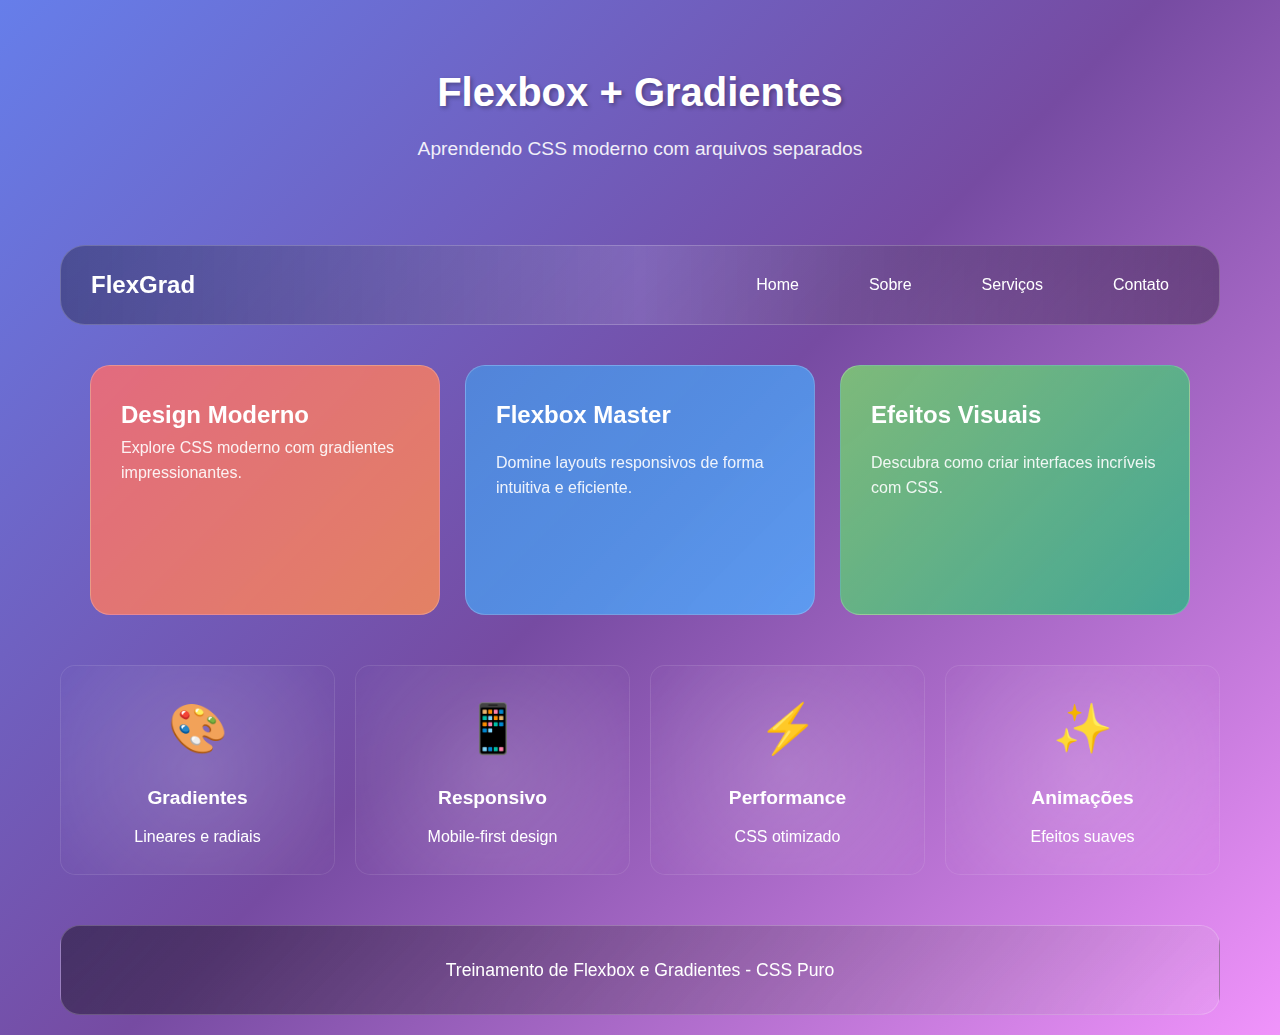
<file: index.html>
<!DOCTYPE html>
<html lang="pt-BR">
  <head>
    <meta charset="UTF-8" />
    <meta name="viewport" content="width=device-width, initial-scale=1.0" />
    <title>Flexbox + Gradientes</title>
    <link rel="stylesheet" href="css/style.css" />
  </head>
  <body>
    <div class="container">
      <!-- Cabeçalho -->
      <header class="header">
        <h1>Flexbox + Gradientes</h1>
        <p>Aprendendo CSS moderno com arquivos separados</p>
      </header>

      <!-- Navegação -->

      <nav class="navbar">
        <div class="logo">FlexGrad</div>
        <ul class="nav-menu">
          <li><a href="#home">Home</a></li>
          <li><a href="#sobre">Sobre</a></li>
          <li><a href="#serviços">Serviços</a></li>
          <li><a href="#contato">Contato</a></li>
        </ul>
      </nav>

      <!--Cards Principais-->
      <section class="cards-containers">
        <div class="card card-red">
          <h2>Design Moderno</h2>
          <p>Explore CSS moderno com gradientes impressionantes.</p>
        </div>
        <div class="card card-blue">
          <h3>Flexbox Master</h3>
          <p>Domine layouts responsivos de forma intuitiva e eficiente.</p>
        </div>
        <div class="card card-green">
          <h3>Efeitos Visuais</h3>
          <p>Descubra como criar interfaces incríveis com CSS.</p>
        </div>
      </section>

      <!--Grid Features-->
      <section class="features-grid">
        <div class="feature">
          <div class="feature-icon">🎨</div>
          <h4>Gradientes</h4>
          <p>Lineares e radiais</p>
        </div>
        <div class="feature">
          <div class="feature-icon">📱</div>
          <h4>Responsivo</h4>
          <p>Mobile-first design</p>
        </div>
        <div class="feature">
          <div class="feature-icon">⚡</div>
          <h4>Performance</h4>
          <p>CSS otimizado</p>
        </div>
        <div class="feature">
          <div class="feature-icon">✨</div>
          <h4>Animações</h4>
          <p>Efeitos suaves</p>
        </div>
      </section>

      <!-- Footer -->
      <footer class="footer">
        <p>Treinamento de Flexbox e Gradientes - CSS Puro</p>
      </footer>
    </div>
  </body>
</html>
</file>
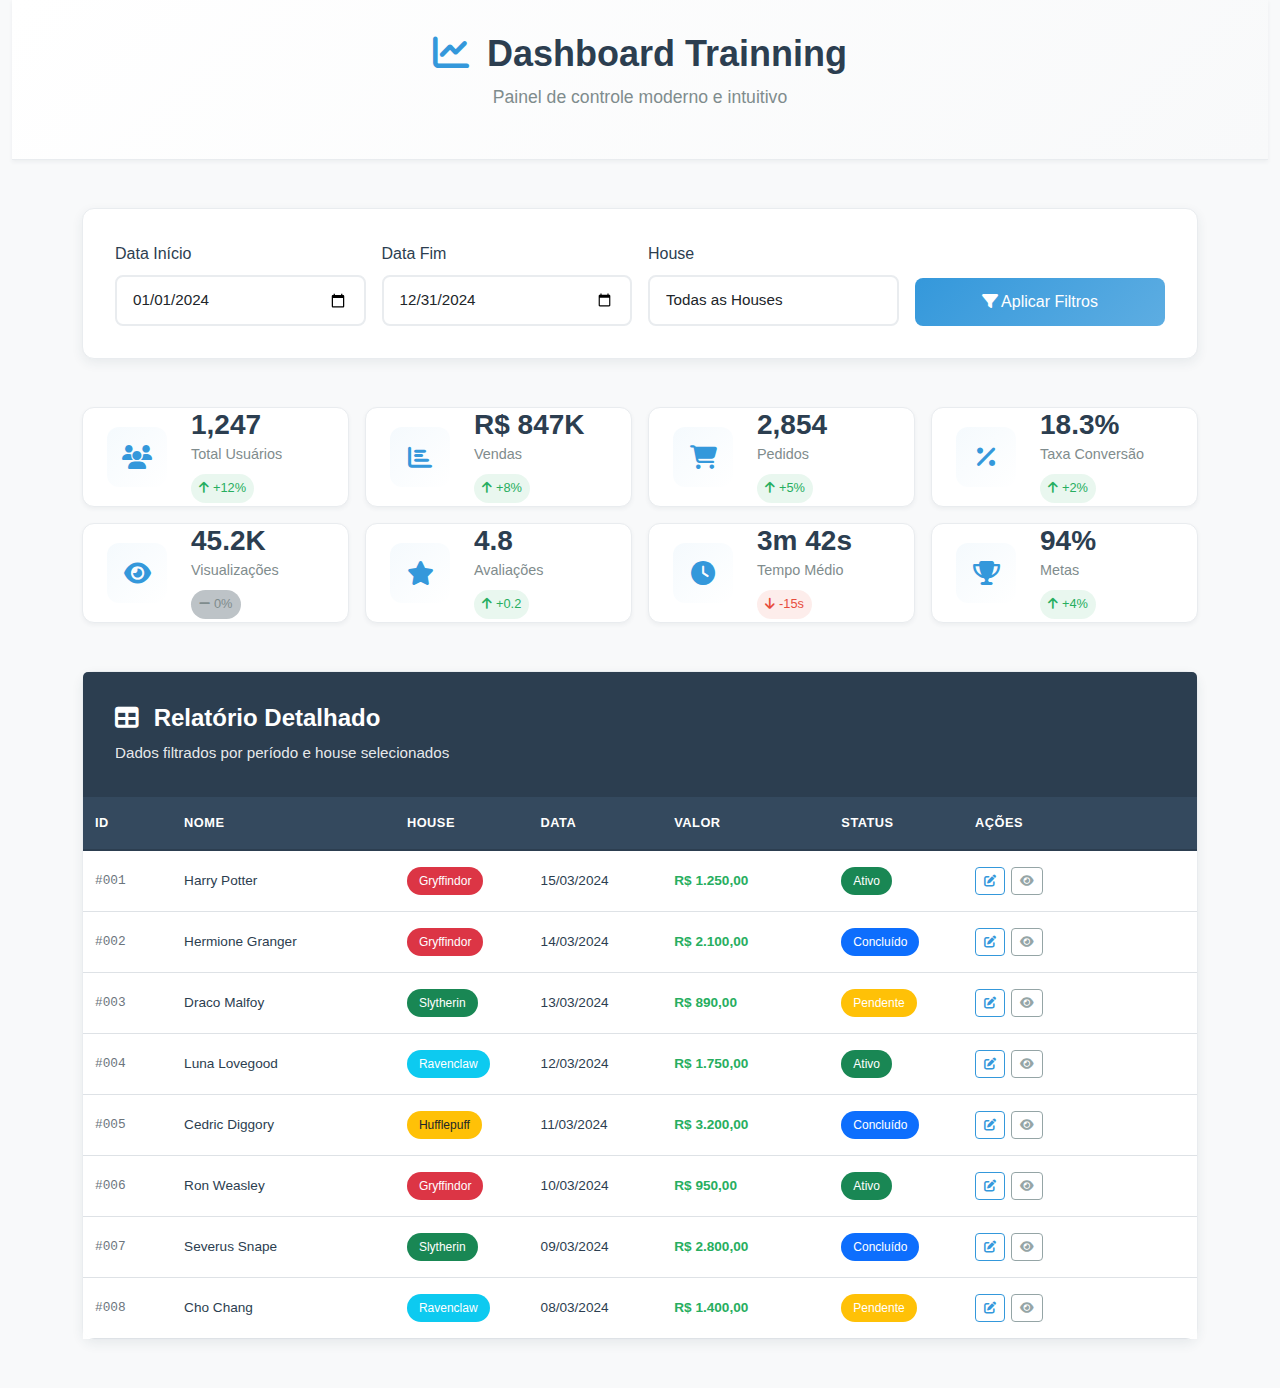
<file: exercicios/dashboard.html>
<!DOCTYPE html>
<html lang="pt-BR">
  <head>
    <meta charset="UTF-8" />
    <meta name="viewport" content="width=device-width, initial-scale=1.0" />
    <title>Dashboard Analytics</title>

    <!-- DataTables CSS -->
    <link
      rel="stylesheet"
      href="https://cdn.datatables.net/1.13.7/css/dataTables.bootstrap5.min.css"
    />
    <link
      rel="stylesheet"
      href="https://cdnjs.cloudflare.com/ajax/libs/bootstrap/5.3.0/css/bootstrap.min.css"
    />
    <link
      rel="stylesheet"
      href="https://cdnjs.cloudflare.com/ajax/libs/font-awesome/6.4.0/css/all.min.css"
    />

    <!-- CSS customizado -->
    <link rel="stylesheet" href="dashboard-style.css" />
  </head>
  <body>
    <div class="container-fluid">
      <!-- Header -->
      <header class="header">
        <div class="container">
          <div class="header-content">
            <h1><i class="fas fa-chart-line"></i> Dashboard Trainning</h1>
            <p>Painel de controle moderno e intuitivo</p>
          </div>
        </div>
      </header>

      <div class="container">
        <!-- Filtros -->
        <section class="filters-section">
          <div class="row g-3 align-items-end">
            <div class="col-md-3">
              <label for="dateFrom" class="form-label">Data Início</label>
              <input
                type="date"
                id="dateFrom"
                class="form-control"
                value="2024-01-01"
              />
            </div>
            <div class="col-md-3">
              <label for="dateTo" class="form-label">Data Fim</label>
              <input
                type="date"
                id="dateTo"
                class="form-control"
                value="2024-12-31"
              />
            </div>
            <div class="col-md-3">
              <label for="houseFilter" class="form-label">House</label>
              <select id="houseFilter" class="form-select">
                <option value="">Todas as Houses</option>
                <option value="gryffindor">Gryffindor</option>
                <option value="slytherin">Slytherin</option>
                <option value="ravenclaw">Ravenclaw</option>
                <option value="hufflepuff">Hufflepuff</option>
              </select>
            </div>
            <div class="col-md-3">
              <button class="btn btn-primary w-100" onclick="applyFilters()">
                <i class="fas fa-filter"></i> Aplicar Filtros
              </button>
            </div>
          </div>
        </section>

        <!-- Buckets (Métricas) -->
        <section class="metrics-section">
          <div class="row g-3">
            <div class="col-lg-3 col-md-6">
              <div class="metric-card">
                <div class="metric-icon">
                  <i class="fas fa-users"></i>
                </div>
                <div class="metric-content">
                  <h3>1,247</h3>
                  <p>Total Usuários</p>
                  <span class="metric-trend positive">
                    <i class="fas fa-arrow-up"></i> +12%
                  </span>
                </div>
              </div>
            </div>

            <div class="col-lg-3 col-md-6">
              <div class="metric-card">
                <div class="metric-icon">
                  <i class="fas fa-chart-bar"></i>
                </div>
                <div class="metric-content">
                  <h3>R$ 847K</h3>
                  <p>Vendas</p>
                  <span class="metric-trend positive">
                    <i class="fas fa-arrow-up"></i> +8%
                  </span>
                </div>
              </div>
            </div>

            <div class="col-lg-3 col-md-6">
              <div class="metric-card">
                <div class="metric-icon">
                  <i class="fas fa-shopping-cart"></i>
                </div>
                <div class="metric-content">
                  <h3>2,854</h3>
                  <p>Pedidos</p>
                  <span class="metric-trend positive">
                    <i class="fas fa-arrow-up"></i> +5%
                  </span>
                </div>
              </div>
            </div>

            <div class="col-lg-3 col-md-6">
              <div class="metric-card">
                <div class="metric-icon">
                  <i class="fas fa-percentage"></i>
                </div>
                <div class="metric-content">
                  <h3>18.3%</h3>
                  <p>Taxa Conversão</p>
                  <span class="metric-trend positive">
                    <i class="fas fa-arrow-up"></i> +2%
                  </span>
                </div>
              </div>
            </div>

            <div class="col-lg-3 col-md-6">
              <div class="metric-card">
                <div class="metric-icon">
                  <i class="fas fa-eye"></i>
                </div>
                <div class="metric-content">
                  <h3>45.2K</h3>
                  <p>Visualizações</p>
                  <span class="metric-trend neutral">
                    <i class="fas fa-minus"></i> 0%
                  </span>
                </div>
              </div>
            </div>

            <div class="col-lg-3 col-md-6">
              <div class="metric-card">
                <div class="metric-icon">
                  <i class="fas fa-star"></i>
                </div>
                <div class="metric-content">
                  <h3>4.8</h3>
                  <p>Avaliações</p>
                  <span class="metric-trend positive">
                    <i class="fas fa-arrow-up"></i> +0.2
                  </span>
                </div>
              </div>
            </div>

            <div class="col-lg-3 col-md-6">
              <div class="metric-card">
                <div class="metric-icon">
                  <i class="fas fa-clock"></i>
                </div>
                <div class="metric-content">
                  <h3>3m 42s</h3>
                  <p>Tempo Médio</p>
                  <span class="metric-trend negative">
                    <i class="fas fa-arrow-down"></i> -15s
                  </span>
                </div>
              </div>
            </div>

            <div class="col-lg-3 col-md-6">
              <div class="metric-card">
                <div class="metric-icon">
                  <i class="fas fa-trophy"></i>
                </div>
                <div class="metric-content">
                  <h3>94%</h3>
                  <p>Metas</p>
                  <span class="metric-trend positive">
                    <i class="fas fa-arrow-up"></i> +4%
                  </span>
                </div>
              </div>
            </div>
          </div>
        </section>

        <!-- DataTable -->
        <section class="datatable-section">
          <div class="card">
            <div class="card-header">
              <h2><i class="fas fa-table"></i> Relatório Detalhado</h2>
              <p class="card-subtitle">
                Dados filtrados por período e house selecionados
              </p>
            </div>
            <div class="card-body">
              <div class="table-responsive">
                <table
                  id="dataTable"
                  class="table table-hover"
                  style="width: 100%"
                >
                  <thead>
                    <tr>
                      <th>ID</th>
                      <th>Nome</th>
                      <th>House</th>
                      <th>Data</th>
                      <th>Valor</th>
                      <th>Status</th>
                      <th>Ações</th>
                    </tr>
                  </thead>
                  <tbody>
                    <tr>
                      <td>#001</td>
                      <td>Harry Potter</td>
                      <td><span class="badge bg-danger">Gryffindor</span></td>
                      <td>15/03/2024</td>
                      <td>R$ 1.250,00</td>
                      <td><span class="badge bg-success">Ativo</span></td>
                      <td>
                        <button
                          class="btn btn-sm btn-outline-primary"
                          title="Editar"
                        >
                          <i class="fas fa-edit"></i>
                        </button>
                        <button
                          class="btn btn-sm btn-outline-secondary"
                          title="Ver detalhes"
                        >
                          <i class="fas fa-eye"></i>
                        </button>
                      </td>
                    </tr>
                    <tr>
                      <td>#002</td>
                      <td>Hermione Granger</td>
                      <td><span class="badge bg-danger">Gryffindor</span></td>
                      <td>14/03/2024</td>
                      <td>R$ 2.100,00</td>
                      <td><span class="badge bg-primary">Concluído</span></td>
                      <td>
                        <button
                          class="btn btn-sm btn-outline-primary"
                          title="Editar"
                        >
                          <i class="fas fa-edit"></i>
                        </button>
                        <button
                          class="btn btn-sm btn-outline-secondary"
                          title="Ver detalhes"
                        >
                          <i class="fas fa-eye"></i>
                        </button>
                      </td>
                    </tr>
                    <tr>
                      <td>#003</td>
                      <td>Draco Malfoy</td>
                      <td><span class="badge bg-success">Slytherin</span></td>
                      <td>13/03/2024</td>
                      <td>R$ 890,00</td>
                      <td><span class="badge bg-warning">Pendente</span></td>
                      <td>
                        <button
                          class="btn btn-sm btn-outline-primary"
                          title="Editar"
                        >
                          <i class="fas fa-edit"></i>
                        </button>
                        <button
                          class="btn btn-sm btn-outline-secondary"
                          title="Ver detalhes"
                        >
                          <i class="fas fa-eye"></i>
                        </button>
                      </td>
                    </tr>
                    <tr>
                      <td>#004</td>
                      <td>Luna Lovegood</td>
                      <td><span class="badge bg-info">Ravenclaw</span></td>
                      <td>12/03/2024</td>
                      <td>R$ 1.750,00</td>
                      <td><span class="badge bg-success">Ativo</span></td>
                      <td>
                        <button
                          class="btn btn-sm btn-outline-primary"
                          title="Editar"
                        >
                          <i class="fas fa-edit"></i>
                        </button>
                        <button
                          class="btn btn-sm btn-outline-secondary"
                          title="Ver detalhes"
                        >
                          <i class="fas fa-eye"></i>
                        </button>
                      </td>
                    </tr>
                    <tr>
                      <td>#005</td>
                      <td>Cedric Diggory</td>
                      <td>
                        <span class="badge bg-warning text-dark"
                          >Hufflepuff</span
                        >
                      </td>
                      <td>11/03/2024</td>
                      <td>R$ 3.200,00</td>
                      <td><span class="badge bg-primary">Concluído</span></td>
                      <td>
                        <button
                          class="btn btn-sm btn-outline-primary"
                          title="Editar"
                        >
                          <i class="fas fa-edit"></i>
                        </button>
                        <button
                          class="btn btn-sm btn-outline-secondary"
                          title="Ver detalhes"
                        >
                          <i class="fas fa-eye"></i>
                        </button>
                      </td>
                    </tr>
                    <tr>
                      <td>#006</td>
                      <td>Ron Weasley</td>
                      <td><span class="badge bg-danger">Gryffindor</span></td>
                      <td>10/03/2024</td>
                      <td>R$ 950,00</td>
                      <td><span class="badge bg-success">Ativo</span></td>
                      <td>
                        <button
                          class="btn btn-sm btn-outline-primary"
                          title="Editar"
                        >
                          <i class="fas fa-edit"></i>
                        </button>
                        <button
                          class="btn btn-sm btn-outline-secondary"
                          title="Ver detalhes"
                        >
                          <i class="fas fa-eye"></i>
                        </button>
                      </td>
                    </tr>
                    <tr>
                      <td>#007</td>
                      <td>Severus Snape</td>
                      <td><span class="badge bg-success">Slytherin</span></td>
                      <td>09/03/2024</td>
                      <td>R$ 2.800,00</td>
                      <td><span class="badge bg-primary">Concluído</span></td>
                      <td>
                        <button
                          class="btn btn-sm btn-outline-primary"
                          title="Editar"
                        >
                          <i class="fas fa-edit"></i>
                        </button>
                        <button
                          class="btn btn-sm btn-outline-secondary"
                          title="Ver detalhes"
                        >
                          <i class="fas fa-eye"></i>
                        </button>
                      </td>
                    </tr>
                    <tr>
                      <td>#008</td>
                      <td>Cho Chang</td>
                      <td><span class="badge bg-info">Ravenclaw</span></td>
                      <td>08/03/2024</td>
                      <td>R$ 1.400,00</td>
                      <td><span class="badge bg-warning">Pendente</span></td>
                      <td>
                        <button
                          class="btn btn-sm btn-outline-primary"
                          title="Editar"
                        >
                          <i class="fas fa-edit"></i>
                        </button>
                        <button
                          class="btn btn-sm btn-outline-secondary"
                          title="Ver detalhes"
                        >
                          <i class="fas fa-eye"></i>
                        </button>
                      </td>
                    </tr>
                  </tbody>
                </table>
              </div>
            </div>
          </div>
        </section>
      </div>
    </div>

    <!-- Scripts -->
    <script src="https://cdnjs.cloudflare.com/ajax/libs/jquery/3.7.0/jquery.min.js"></script>
    <script src="https://cdnjs.cloudflare.com/ajax/libs/bootstrap/5.3.0/js/bootstrap.bundle.min.js"></script>
    <script src="https://cdn.datatables.net/1.13.7/js/jquery.dataTables.min.js"></script>
    <script src="https://cdn.datatables.net/1.13.7/js/dataTables.bootstrap5.min.js"></script>
    <script src="dashboard-script.js"></script>
  </body>
</html>
</file>
<file: exercicios/dashboard-style.css>
/* ==========================================================================
   VARIÁVEIS CSS CUSTOMIZADAS
   ========================================================================== */
:root {
  /* Cores principais - Clean UI */
  --primary: #2c3e50;
  --primary-light: #34495e;
  --primary-dark: #1a252f;

  --accent: #3498db;
  --accent-light: #5dade2;
  --accent-dark: #2980b9;

  --secondary: #95a5a6;
  --secondary-light: #bdc3c7;

  --background: #f8f9fa;
  --surface: #ffffff;
  --border: #e9ecef;

  --text-primary: #2c3e50;
  --text-secondary: #7f8c8d;
  --text-light: #95a5a6;

  /* Gradientes sutis */
  --gradient-primary: linear-gradient(135deg, #2c3e50 0%, #34495e 100%);
  --gradient-accent: linear-gradient(135deg, #3498db 0%, #5dade2 100%);
  --gradient-light: linear-gradient(135deg, #ffffff 0%, #f8f9fa 100%);
  --gradient-subtle: linear-gradient(
    135deg,
    rgba(52, 152, 219, 0.05) 0%,
    rgba(255, 255, 255, 0.9) 100%
  );

  /* Sombras modernas */
  --shadow-sm: 0 2px 4px rgba(44, 62, 80, 0.06);
  --shadow-md: 0 4px 12px rgba(44, 62, 80, 0.08);
  --shadow-lg: 0 8px 25px rgba(44, 62, 80, 0.12);
  --shadow-hover: 0 12px 35px rgba(52, 152, 219, 0.15);

  /* Espaçamentos */
  --spacing-xs: 0.5rem;
  --spacing-sm: 1rem;
  --spacing-md: 1.5rem;
  --spacing-lg: 2rem;
  --spacing-xl: 3rem;

  /* Tipografia */
  --font-family: "Segoe UI", -apple-system, BlinkMacSystemFont, sans-serif;
  --font-weight-normal: 400;
  --font-weight-medium: 500;
  --font-weight-semibold: 600;
  --font-weight-bold: 700;
}

/* ==========================================================================
   RESET E BASE
   ========================================================================== */
* {
  margin: 0;
  padding: 0;
  box-sizing: border-box;
}

body {
  font-family: var(--font-family);
  background: var(--background);
  color: var(--text-primary);
  line-height: 1.6;
  -webkit-font-smoothing: antialiased;
  -moz-osx-font-smoothing: grayscale;
}

/* ==========================================================================
   HEADER
   ========================================================================== */
.header {
  background: var(--gradient-light);
  border-bottom: 1px solid var(--border);
  padding: var(--spacing-lg) 0;
  margin-bottom: var(--spacing-xl);
  box-shadow: var(--shadow-sm);
}

.header-content {
  text-align: center;
}

.header h1 {
  font-size: 2.25rem;
  font-weight: var(--font-weight-bold);
  color: var(--text-primary);
  margin-bottom: var(--spacing-xs);
}

.header h1 i {
  color: var(--accent);
  margin-right: var(--spacing-xs);
}

.header p {
  color: var(--text-secondary);
  font-size: 1.1rem;
  font-weight: var(--font-weight-normal);
}

/* ==========================================================================
   FILTROS
   ========================================================================== */
.filters-section {
  background: var(--surface);
  padding: var(--spacing-lg);
  border-radius: 12px;
  margin-bottom: var(--spacing-xl);
  box-shadow: var(--shadow-md);
  border: 1px solid var(--border);
}

.form-label {
  font-weight: var(--font-weight-medium);
  color: var(--text-primary);
  margin-bottom: var(--spacing-xs);
}

.form-control,
.form-select {
  border: 2px solid var(--border);
  border-radius: 8px;
  padding: 0.75rem 1rem;
  font-size: 0.95rem;
  transition: all 0.3s ease;
  background: var(--surface);
}

.form-control:focus,
.form-select:focus {
  border-color: var(--accent);
  box-shadow: 0 0 0 3px rgba(52, 152, 219, 0.1);
  outline: none;
}

.btn-primary {
  background: var(--gradient-accent);
  border: none;
  border-radius: 8px;
  padding: 0.75rem 1.5rem;
  font-weight: var(--font-weight-medium);
  transition: all 0.3s ease;
}

.btn-primary:hover {
  background: var(--accent-dark);
  transform: translateY(-2px);
  box-shadow: var(--shadow-hover);
}

/* ==========================================================================
   MÉTRICAS (BUCKETS MENORES)
   ========================================================================== */
.metrics-section {
  margin-bottom: var(--spacing-xl);
}

.metric-card {
  background: var(--surface);
  border: 1px solid var(--border);
  border-radius: 12px;
  padding: var(--spacing-md);
  display: flex;
  align-items: center;
  gap: var(--spacing-md);
  transition: all 0.3s ease;
  cursor: pointer;
  height: 100px; /* Altura menor */
  box-shadow: var(--shadow-sm);
}

.metric-card:hover {
  box-shadow: var(--shadow-lg);
  transform: translateY(-4px);
  border-color: var(--accent-light);
}

.metric-icon {
  width: 60px; /* Ícone menor */
  height: 60px;
  background: var(--gradient-subtle);
  border-radius: 12px;
  display: flex;
  align-items: center;
  justify-content: center;
  flex-shrink: 0;
}

.metric-icon i {
  font-size: 1.5rem; /* Ícone menor */
  color: var(--accent);
}

.metric-content {
  flex: 1;
}

.metric-content h3 {
  font-size: 1.75rem; /* Número menor */
  font-weight: var(--font-weight-bold);
  color: var(--text-primary);
  margin-bottom: 0.25rem;
  line-height: 1;
}

.metric-content p {
  font-size: 0.9rem; /* Texto menor */
  color: var(--text-secondary);
  margin-bottom: 0.5rem;
  font-weight: var(--font-weight-medium);
}

.metric-trend {
  font-size: 0.8rem; /* Trend menor */
  font-weight: var(--font-weight-medium);
  padding: 0.25rem 0.5rem;
  border-radius: 20px;
  display: inline-flex;
  align-items: center;
  gap: 0.25rem;
}

.metric-trend.positive {
  color: #27ae60;
  background: rgba(39, 174, 96, 0.1);
}

.metric-trend.negative {
  color: #e74c3c;
  background: rgba(231, 76, 60, 0.1);
}

.metric-trend.neutral {
  color: var(--text-secondary);
  background: var(--secondary-light);
}

/* ==========================================================================
   DATATABLE
   ========================================================================== */
.datatable-section {
  margin-bottom: var(--spacing-xl);
}

.card {
  border: 1px solid var(--border);
  border-radius: 12px;
  box-shadow: var(--shadow-md);
  background: var(--surface);
}

.card-header {
  background: var(--primary);
  border-bottom: none;
  padding: var(--spacing-lg);
  border-radius: 12px 12px 0 0;
  color: white;
}

.card-header h2 {
  font-size: 1.5rem;
  font-weight: var(--font-weight-semibold);
  color: white;
  margin-bottom: var(--spacing-xs);
}

.card-header h2 i {
  color: white;
  margin-right: var(--spacing-xs);
}

.card-subtitle {
  color: rgba(255, 255, 255, 0.9);
  font-size: 0.95rem;
  margin: 0;
}

.card-body {
  padding: 0;
  background: white;
}

/* Customização do DataTable - CLEAN VERSION */
.table {
  margin-bottom: 0;
  font-size: 0.9rem;
  background: white;
  border-collapse: separate;
  border-spacing: 0;
  width: 100%;
  border-radius: 0 0 12px 12px;
  overflow: hidden;
}

.table thead th {
  background: #34495e;
  color: white;
  border: none;
  padding: 1rem 0.75rem;
  font-weight: 600;
  font-size: 0.8rem;
  text-transform: uppercase;
  letter-spacing: 0.5px;
  text-align: left;
  border-bottom: 2px solid #2c3e50;
}

.table tbody tr {
  background: white;
  transition: all 0.2s ease;
}

.table tbody tr:nth-child(even) {
  background: #f8f9fa;
}

.table tbody tr:hover {
  background: #e3f2fd !important;
  box-shadow: 0 2px 8px rgba(52, 152, 219, 0.15);
}

.table tbody td {
  padding: 1rem 0.75rem;
  border-bottom: 1px solid #dee2e6;
  vertical-align: middle;
  color: #2c3e50;
  font-weight: 500;
  font-size: 0.85rem;
}

/* Primeira coluna (ID) */
.table tbody td:first-child {
  color: #6c757d;
  font-family: "Courier New", monospace;
  font-size: 0.8rem;
}

/* Coluna de valores */
.table tbody td:nth-child(5) {
  color: #27ae60;
  font-weight: 600;
}

/* Larguras específicas para colunas */
.table th:nth-child(1),
.table td:nth-child(1) {
  width: 8%;
}

.table th:nth-child(2),
.table td:nth-child(2) {
  width: 20%;
}

.table th:nth-child(3),
.table td:nth-child(3) {
  width: 12%;
}

.table th:nth-child(4),
.table td:nth-child(4) {
  width: 12%;
}

.table th:nth-child(5),
.table td:nth-child(5) {
  width: 15%;
}

.table th:nth-child(6),
.table td:nth-child(6) {
  width: 12%;
}

.table th:nth-child(7),
.table td:nth-child(7) {
  width: 21%;
}

.badge {
  font-size: 0.75rem;
  padding: 0.5rem 0.75rem;
  border-radius: 20px;
  font-weight: var(--font-weight-medium);
}

.btn-sm {
  padding: 0.25rem 0.5rem; /* Botões menores */
  font-size: 0.75rem;
  border-radius: 4px;
  margin-right: 0.15rem; /* Menos espaço entre botões */
}

.btn-outline-primary {
  border-color: var(--accent);
  color: var(--accent);
}

.btn-outline-primary:hover {
  background: var(--accent);
  border-color: var(--accent);
}

.btn-outline-secondary {
  border-color: var(--secondary);
  color: var(--secondary);
}

.btn-outline-secondary:hover {
  background: var(--secondary);
  border-color: var(--secondary);
}

/* Customização DataTables - CLEAN VERSION */
.dataTables_wrapper {
  background: white;
  border-radius: 0;
  padding: 1.5rem;
  margin-top: 0;
  border: none;
  border-top: 1px solid #dee2e6;
}

.dataTables_wrapper .dataTables_length,
.dataTables_wrapper .dataTables_filter,
.dataTables_wrapper .dataTables_info,
.dataTables_wrapper .dataTables_paginate {
  margin: 1rem 0;
  color: #2c3e50;
}

.dataTables_wrapper .dataTables_length label,
.dataTables_wrapper .dataTables_filter label,
.dataTables_wrapper .dataTables_info {
  color: #2c3e50;
  font-weight: 500;
  font-size: 0.9rem;
}

.dataTables_wrapper .dataTables_filter input {
  border: 2px solid #dee2e6;
  border-radius: 6px;
  padding: 0.5rem 0.75rem;
  margin-left: 0.5rem;
  background: white;
  color: #2c3e50;
  font-size: 0.9rem;
  width: 200px;
}

.dataTables_wrapper .dataTables_filter input:focus {
  border-color: #3498db;
  outline: none;
  box-shadow: 0 0 0 3px rgba(52, 152, 219, 0.1);
}

.dataTables_wrapper .dataTables_length select {
  border: 2px solid #dee2e6;
  border-radius: 6px;
  padding: 0.4rem 0.6rem;
  margin: 0 0.5rem;
  background: white;
  color: #2c3e50;
  font-size: 0.9rem;
}

.dataTables_wrapper .dataTables_length select:focus {
  border-color: #3498db;
  outline: none;
}

.page-link {
  border: 1px solid #dee2e6;
  color: #2c3e50;
  background: white;
  padding: 0.5rem 0.75rem;
  font-size: 0.9rem;
}

.page-link:hover {
  background: #3498db;
  border-color: #3498db;
  color: white;
}

.page-item.active .page-link {
  background: #3498db;
  border-color: #3498db;
  color: white;
}

.page-item.disabled .page-link {
  background: #f8f9fa;
  border-color: #dee2e6;
  color: #6c757d;
}

/* ==========================================================================
   RESPONSIVIDADE
   ========================================================================== */
@media (max-width: 768px) {
  .header h1 {
    font-size: 1.75rem;
  }

  .metric-card {
    height: auto;
    min-height: 80px;
    padding: var(--spacing-sm);
  }

  .metric-icon {
    width: 50px;
    height: 50px;
  }

  .metric-icon i {
    font-size: 1.25rem;
  }

  .metric-content h3 {
    font-size: 1.5rem;
  }

  .metric-content p {
    font-size: 0.85rem;
  }

  .filters-section {
    padding: var(--spacing-md);
  }

  .card-header,
  .card-body {
    padding: var(--spacing-md);
  }

  .dataTables_wrapper {
    padding: 0.5rem;
  }

  .table {
    font-size: 0.75rem;
  }

  .table thead th,
  .table tbody td {
    padding: 0.5rem 0.25rem;
  }

  /* Esconder colunas menos importantes em mobile */
  .table th:nth-child(4),
  .table td:nth-child(4),
  .table th:nth-child(6),
  .table td:nth-child(6) {
    display: none;
  }

  /* Reorganizar larguras para mobile */
  .table th:nth-child(1),
  .table td:nth-child(1) {
    width: 10%;
  }

  .table th:nth-child(2),
  .table td:nth-child(2) {
    width: 30%;
  }

  .table th:nth-child(3),
  .table td:nth-child(3) {
    width: 20%;
  }

  .table th:nth-child(5),
  .table td:nth-child(5) {
    width: 20%;
  }

  .table th:nth-child(7),
  .table td:nth-child(7) {
    width: 20%;
  }
}

@media (max-width: 576px) {
  .metric-card {
    flex-direction: column;
    text-align: center;
    gap: var(--spacing-sm);
    height: auto;
    padding: var(--spacing-md);
  }

  .metric-content {
    text-align: center;
  }

  .btn-sm {
    margin-bottom: 0.25rem;
  }
}

/* ==========================================================================
   ANIMAÇÕES
   ========================================================================== */
@keyframes fadeInUp {
  from {
    opacity: 0;
    transform: translateY(20px);
  }
  to {
    opacity: 1;
    transform: translateY(0);
  }
}

@keyframes slideInLeft {
  from {
    opacity: 0;
    transform: translateX(-20px);
  }
  to {
    opacity: 1;
    transform: translateX(0);
  }
}

@keyframes pulse {
  0%,
  100% {
    transform: scale(1);
  }
  50% {
    transform: scale(1.02);
  }
}

/* Aplicar animações */
.metric-card {
  animation: fadeInUp 0.6s ease forwards;
}

.metric-card:nth-child(1) {
  animation-delay: 0.1s;
}
.metric-card:nth-child(2) {
  animation-delay: 0.2s;
}
.metric-card:nth-child(3) {
  animation-delay: 0.3s;
}
.metric-card:nth-child(4) {
  animation-delay: 0.4s;
}
.metric-card:nth-child(5) {
  animation-delay: 0.5s;
}
.metric-card:nth-child(6) {
  animation-delay: 0.6s;
}
.metric-card:nth-child(7) {
  animation-delay: 0.7s;
}
.metric-card:nth-child(8) {
  animation-delay: 0.8s;
}

.filters-section {
  animation: slideInLeft 0.6s ease forwards;
}

.datatable-section {
  animation: fadeInUp 0.8s ease forwards;
  animation-delay: 0.2s;
}

/* ==========================================================================
   LOADING STATES
   ========================================================================== */
.loading {
  position: relative;
  pointer-events: none;
}

.loading::after {
  content: "";
  position: absolute;
  top: 0;
  left: 0;
  right: 0;
  bottom: 0;
  background: rgba(255, 255, 255, 0.8);
  border-radius: inherit;
  display: flex;
  align-items: center;
  justify-content: center;
}

.loading::before {
  content: "";
  position: absolute;
  top: 50%;
  left: 50%;
  transform: translate(-50%, -50%);
  width: 20px;
  height: 20px;
  border: 2px solid var(--border);
  border-top: 2px solid var(--primary);
  border-radius: 50%;
  animation: spin 1s linear infinite;
  z-index: 1;
}

@keyframes spin {
  0% {
    transform: translate(-50%, -50%) rotate(0deg);
  }
  100% {
    transform: translate(-50%, -50%) rotate(360deg);
  }
}

/* ==========================================================================
   UTILITÁRIOS
   ========================================================================== */
.text-gradient {
  background: var(--gradient-primary);
  -webkit-background-clip: text;
  -webkit-text-fill-color: transparent;
  background-clip: text;
}

.shadow-hover {
  transition: box-shadow 0.3s ease;
}

.shadow-hover:hover {
  box-shadow: var(--shadow-hover);
}

.border-gradient {
  border: 2px solid transparent;
  background: linear-gradient(white, white) padding-box,
    var(--gradient-primary) border-box;
}

/* ==========================================================================
   DARK MODE SUPPORT (Opcional)
   ========================================================================== */
@media (prefers-color-scheme: dark) {
  :root {
    --background: #121212;
    --surface: #1e1e1e;
    --border: #333333;
    --text-primary: #ffffff;
    --text-secondary: #b3b3b3;
    --text-light: #808080;
    --gradient-light: linear-gradient(135deg, #1e1e1e 0%, #2d2d2d 100%);
    --gradient-subtle: linear-gradient(
      135deg,
      rgba(52, 152, 219, 0.1) 0%,
      rgba(30, 30, 30, 0.9) 100%
    );
    --shadow-sm: 0 2px 4px rgba(0, 0, 0, 0.3);
    --shadow-md: 0 4px 12px rgba(0, 0, 0, 0.4);
    --shadow-lg: 0 8px 25px rgba(0, 0, 0, 0.5);
  }

  .form-control,
  .form-select {
    background: var(--surface);
    color: var(--text-primary);
    border-color: var(--border);
  }

  .table tbody tr:hover {
    background: rgba(52, 152, 219, 0.05) !important;
  }
}
</file>
<file: css/style.css>
/* ==========================================================================
   RESET E CONFIGURAÇÕES BÁSICAS
   ========================================================================== */

* {
  margin: 0;
  padding: 0;
  box-sizing: border-box;
}

body {
  font-family: "Segoe UI", Tahoma, Geneva, Verdana, sans-serif;
  min-height: 100vh;
  background: linear-gradient(135deg, #667eea 0%, #764ba2 50%, #f093fb 100%);
  line-height: 1.6;
}

/* ==========================================================================
   CONTAINER PRINCIPAL
   ========================================================================== */

.container {
  max-width: 1200px;
  margin: 0 auto;
  padding: 20px;
}

/* ==========================================================================
   CABEÇALHO
   ========================================================================== */

.header {
  text-align: center;
  color: white;
  margin-bottom: 40px;
  padding: 40px 20px;
}

.header h1 {
  font-size: 2.5rem;
  margin-bottom: 10px;
  text-shadow: 2px 2px 4px rgba(0, 0, 0, 0.3);
}

.header p {
  font-size: 1.2rem;
  opacity: 0.9;
}

/* ==========================================================================
   NAVBAR - USANDO FLEXBOX
   ========================================================================== */

.navbar {
  /* FLEXBOX: Transforma em container flexível */
  display: flex;
  /* FLEXBOX: Espaça elementos nas extremidades */
  justify-content: space-between;
  /* FLEXBOX: Alinha verticalmente ao centro */
  align-items: center;
  /* GRADIENTE: Fundo com transparência */
  background: linear-gradient(
    90deg,
    rgba(0, 0, 0, 0.3) 0%,
    rgba(255, 255, 255, 0.1) 50%,
    rgba(0, 0, 0, 0.3) 100%
  );
  padding: 20px 30px;
  border-radius: 25px;
  backdrop-filter: blur(15px);
  border: 1px solid rgba(255, 255, 255, 0.2);
  margin-bottom: 40px;
}

.logo {
  font-size: 1.5rem;
  font-weight: bold;
  color: white;
}

.nav-menu {
  display: flex;
  gap: 30px;
  list-style: none;
}

.nav-menu a {
  text-decoration: none;
  color: white;
  padding: 10px 20px;
  border-radius: 20px;
  transition: all 0.3s ease;
}

.nav-menu a:hover {
  background: rgba(255, 255, 255, 0.2);
  transform: translateY(-2px);
}

/* ==========================================================================
   CARDS - FLEXBOX + GRADIENTES
   ========================================================================== */

.cards-containers {
  /* FLEXBOX: Container flexível */
  display: flex;
  /* FLEXBOX: Permite quebra de linha */
  flex-wrap: wrap;
  /* FLEXBOX: Espaço entre cards */
  gap: 25px;
  /* FLEXBOX: Centraliza os cards */
  justify-content: center;
  margin-bottom: 50px;
}

.card {
  /* FLEXBOX: Cresce, encolhe, base 300px */
  flex: 1 1 300px;
  max-width: 350px;
  min-height: 250px;
  padding: 30px;
  border-radius: 20px;
  color: white;
  cursor: pointer;
  transition: all 0.3s ease;
  backdrop-filter: blur(10px);
  border: 1px solid rgba(255, 255, 255, 0.2);
}

.card:hover {
  transform: translateY(-10px) scale(1.02);
  box-shadow: 0 20px 40px rgba(0, 0, 0, 0.3);
}

/* GRADIENTES: Diferentes cores para cada card */

.card-red {
  background: linear-gradient(
    135deg,
    rgba(255, 107, 107, 0.8) 0%,
    rgba(255, 142, 83, 0.8) 100%
  );
}

.card-blue {
  background: linear-gradient(
    135deg,
    rgba(74, 144, 226, 0.8) 0%,
    rgba(80, 170, 255, 0.8) 100%
  );
}

.card-green {
  background: linear-gradient(
    135deg,
    rgba(126, 213, 111, 0.8) 0%,
    rgba(40, 180, 133, 0.8) 100%
  );
}

.card h3 {
  font-size: 1.5rem;
  margin-bottom: 15px;
}

.card p {
  opacity: 0.9;
}

/* ==========================================================================
   FEATURES GRID - FLEXBOX
   ========================================================================== */

.features-grid {
  /* FLEXBOX: Container flexível */
  display: flex;
  /* FLEXBOX: Permite quebra de linha */
  flex-wrap: wrap;
  /* FLEXBOX: Espaço entre itens */
  gap: 20px;
  margin: 40px 0;
}

.feature {
  /* FLEXBOX: Cada item cresce igualmente, base 250px */
  flex: 1 1 250px;
  padding: 25px;
  border-radius: 15px;
  text-align: center;
  color: white;

  /* GRADIENTE: Radial com transparência */
  background: radial-gradient(
    circle at center,
    rgba(255, 255, 255, 0.15) 0%,
    rgba(255, 255, 255, 0.05) 70%,
    transparent 100%
  );

  backdrop-filter: blur(10px);
  border: 1px solid rgba(255, 255, 255, 0.1);
  transition: transform 0.3s ease;
}

.feature:hover {
  transform: scale(1.05);
  background: radial-gradient(
    circle at center,
    rgba(255, 255, 255, 0.25) 0%,
    rgba(255, 255, 255, 0.1) 70%,
    transparent 100%
  );
}

.feature-icon {
  font-size: 3rem;
  margin-bottom: 15px;
}

.feature h4 {
  margin-bottom: 10px;
  font-size: 1.2rem;
}

/* ==========================================================================
   FOOTER
   ========================================================================== */

.footer {
  /* FLEXBOX: Centraliza conteúdo */
  display: flex;
  justify-content: center;
  align-items: center;

  padding: 30px;
  margin-top: 50px;

  /* GRADIENTE: Fundo escuro com transparência */
  background: linear-gradient(
    135deg,
    rgba(0, 0, 0, 0.4) 0%,
    rgba(255, 255, 255, 0.1) 100%
  );

  border-radius: 20px;
  backdrop-filter: blur(20px);
  border: 1px solid rgba(255, 255, 255, 0.2);
}

.footer p {
  color: white;
  font-size: 1.1rem;
}

* ==========================================================================
   RESPONSIVIDADE - MOBILE FIRST
   ========================================================================== */

/* Tablets e telas menores */
@media (max-width: 768px) {
  .navbar {
    /* FLEXBOX: Muda para coluna em mobile */
    flex-direction: column;
    gap: 20px;
    padding: 20px;
  }

  .nav-menu {
    gap: 15px;
    /* FLEXBOX: Permite quebra de linha */
    flex-wrap: wrap;
    /* FLEXBOX: Centraliza itens */
    justify-content: center;
  }

  .cards-container {
    /* FLEXBOX: Força direção coluna */
    flex-direction: column;
    /* FLEXBOX: Centraliza cards */
    align-items: center;
  }

  .header h1 {
    font-size: 2rem;
  }

  .container {
    padding: 15px;
  }
}

/* Smartphones */
@media (max-width: 480px) {
  .nav-menu {
    /* FLEXBOX: Menu vertical em móveis pequenos */
    flex-direction: column;
    gap: 10px;
    width: 100%;
  }

  .nav-menu a {
    text-align: center;
    display: block;
  }

  .card {
    min-height: 200px;
    padding: 20px;
  }

  .feature {
    min-height: 150px;
    padding: 20px;
  }
}

/* ==========================================================================
   ANIMAÇÕES
   ========================================================================== */
@keyframes aparecer {
  from {
    opacity: 0;
    transform: translateY(30px);
  }
  to {
    opacity: 1;
    transform: translateY(0);
  }
}

.card {
  animation: aparecer 0.6s ease forwards;
}

.card:nth-child(2) {
  animation-delay: 0.1s;
}

.card:nth-child(3) {
  animation-delay: 0.2s;
}

.feature {
  animation: aparecer 0.6s ease forwards;
}

.feature:nth-child(2) {
  animation-delay: 0.1s;
}
.feature:nth-child(3) {
  animation-delay: 0.2s;
}
.feature:nth-child(4) {
  animation-delay: 0.3s;
}
</file>
